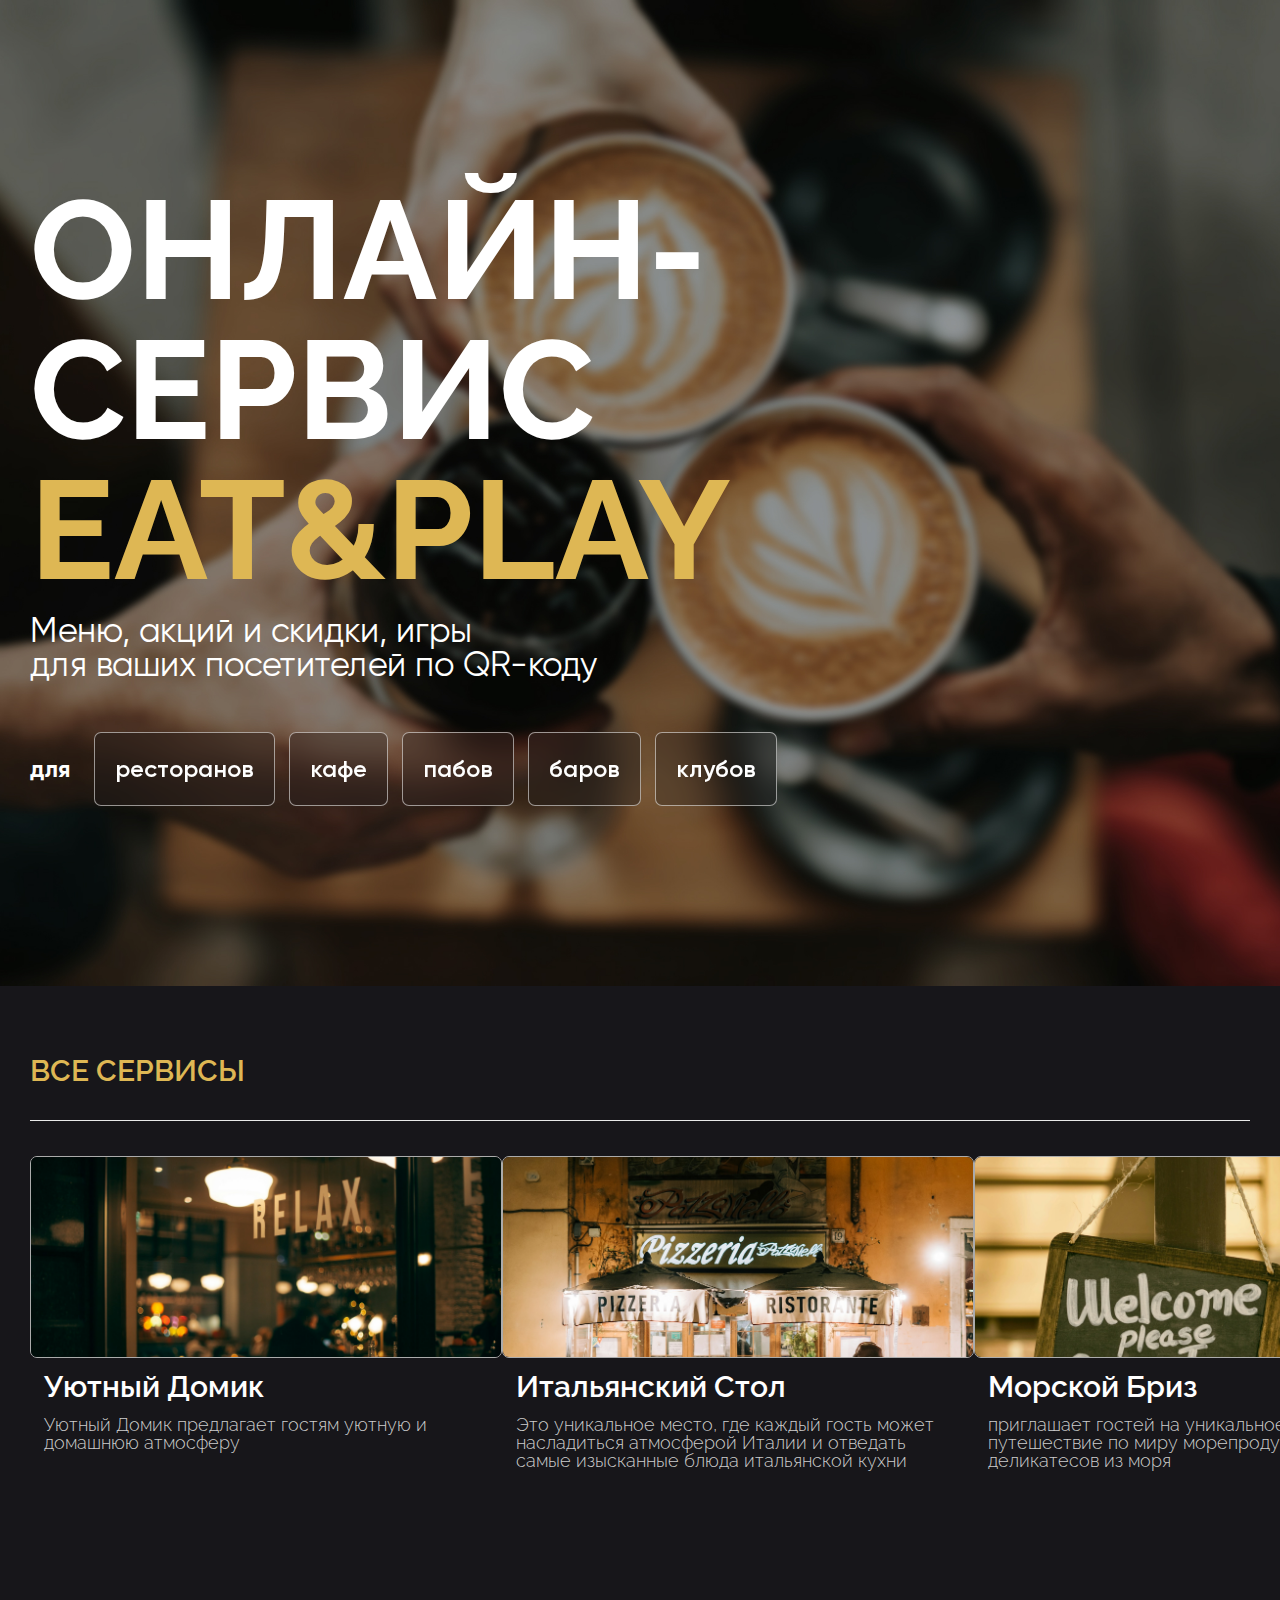
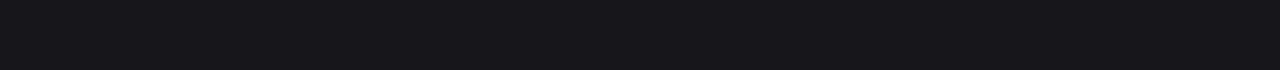
<file: index.html>
<!DOCTYPE html>
<html lang="en">

<head>
    <meta charset="UTF-8">
    <meta name="viewport" content="width=device-width, initial-scale=1.0">
    <title>Document</title>
    <link rel="stylesheet" href="assets/css/reset.css">
    <link rel="stylesheet" href="assets/css/style.css">
    <link rel="stylesheet" href="assets/css/main.css">
    <link rel="preconnect" href="https://fonts.googleapis.com">
    <link rel="preconnect" href="https://fonts.gstatic.com" crossorigin>
    <link href="https://fonts.googleapis.com/css2?family=Raleway:ital,wght@0,100..900;1,100..900&display=swap" rel="stylesheet">
    <link rel="stylesheet" href="assets/css/fonts.css">
    <script src="assets/js/script.js?version=1"></script>
</head>

<body>
    <div class="bg">
        <div class="container">
            <h1 class="title">
                ОНЛАЙН-СЕРВИС
                <span>EAT&PLAY</span>
            </h1>
            <p class="subtitle">
                Меню, акций и скидки, игры <br />
                для ваших посетителей по QR-коду
            </p>
            <div class="content">
                <p class="content_text">для</p>
                <div class="content_btns">
                    <p class="content_frame">ресторанов</p>
                    <p class="content_frame">кафе</p>
                    <p class="content_frame">пабов</p>
                    <p class="content_frame">баров</p>
                    <p class="content_frame">клубов</p>
                </div>
            </div>
        </div>
    </div>

    <div class="all_services">
        <div class="container">
            <div class="all_services_title">ВСЕ СЕРВИСЫ</div>
            <div class="cards">
                <!-- Карточки ресторанов будут добавлены здесь -->
            </div>
        </div>
    </div>
</body>

</html>
</file>
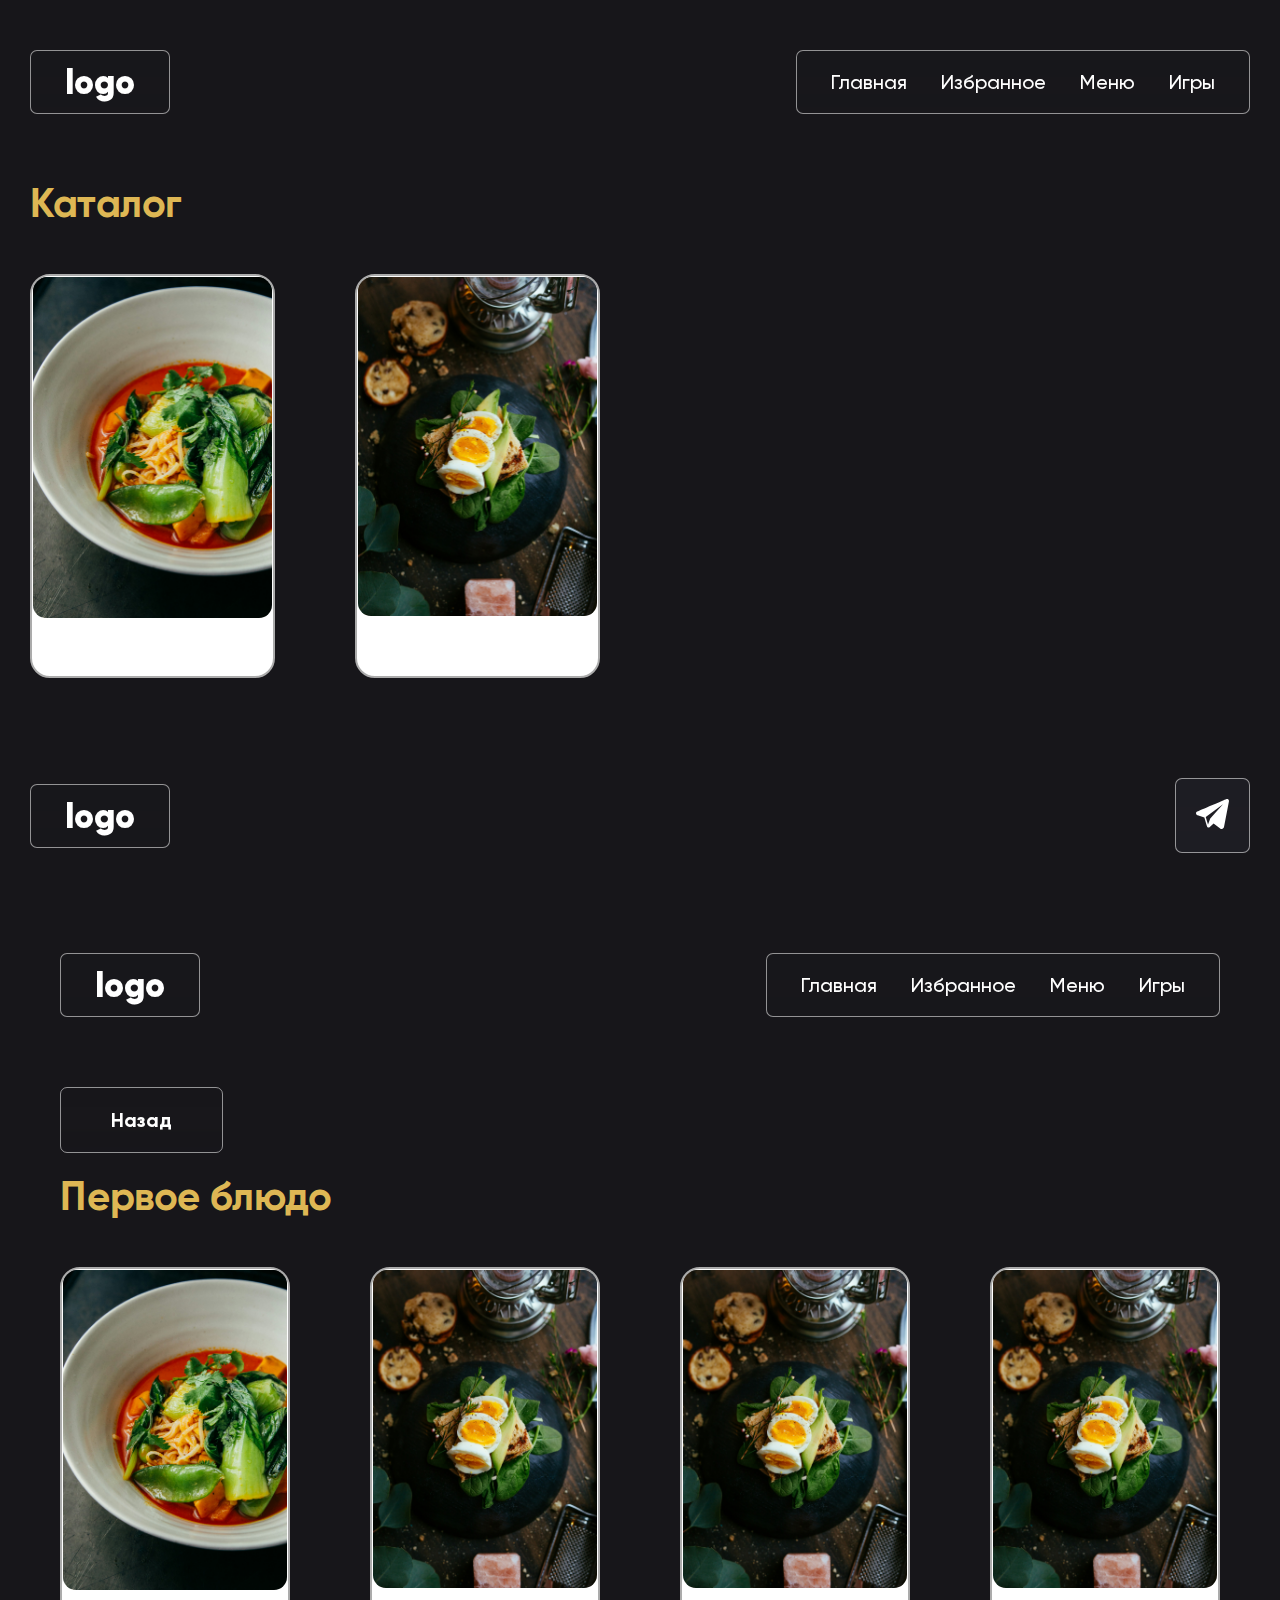
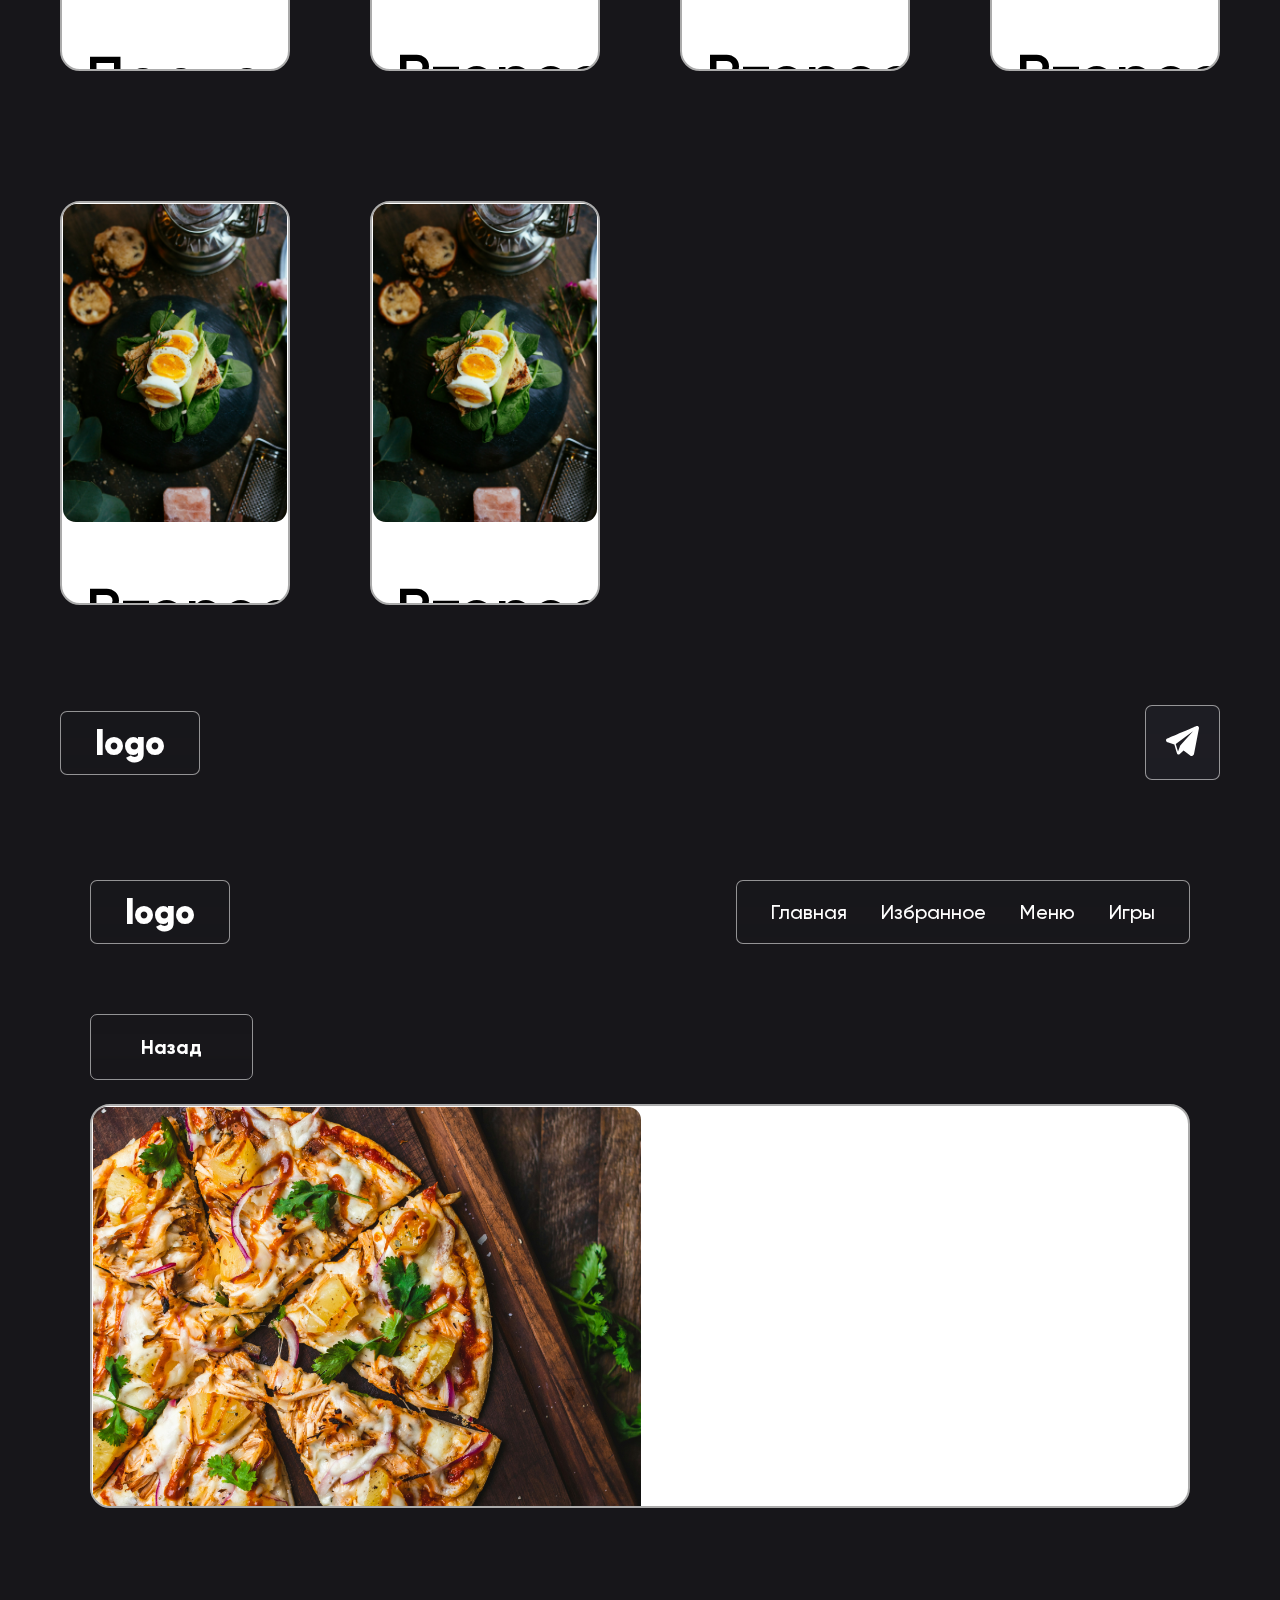
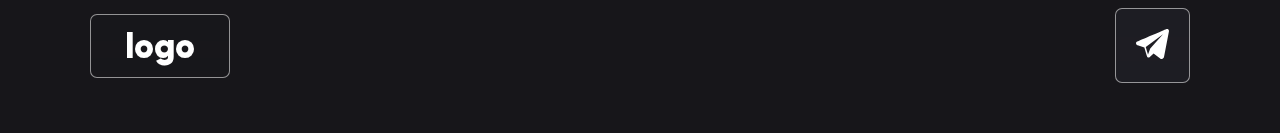
<file: d.html>
<!DOCTYPE html>
<html lang="en">

<head>
    <meta charset="UTF-8">
    <meta name="viewport" content="width=device-width, initial-scale=1.0">
    <link rel="stylesheet" href="assets/css/reset.css">
    <link rel="stylesheet" href="assets/css/main.css">
    <link rel="stylesheet" href="assets/css/Favorites.css">
    <link rel="preconnect" href="https://fonts.googleapis.com">
    <link rel="preconnect" href="https://fonts.gstatic.com" crossorigin>
    <link href="https://fonts.googleapis.com/css2?family=Raleway:ital,wght@0,100..900;1,100..900&display=swap"
        rel="stylesheet">
    <link rel="stylesheet" href="assets/css/fonts.css">
    <title>Document</title>
</head>

<body>

<!DOCTYPE html>
<html lang="en">

<head>
    <meta charset="UTF-8">
    <meta name="viewport" content="width=device-width, initial-scale=1.0">
    <link rel="stylesheet" href="assets/css/reset.css">
    <link rel="stylesheet" href="assets/css/main.css">
    <link rel="stylesheet" href="assets/css/Favorites.css">
    <link rel="preconnect" href="https://fonts.googleapis.com">
    <link rel="preconnect" href="https://fonts.gstatic.com" crossorigin>
    <link href="https://fonts.googleapis.com/css2?family=Raleway:ital,wght@0,100..900;1,100..900&display=swap"
        rel="stylesheet">
    <link rel="stylesheet" href="assets/css/fonts.css">
    <title>Document</title>
</head>

<body>

    <div class="container">
        <div class="header">
            <div class="logo">logo</div>
            <nav class="nav">
                <a href="Home.html" class="nav_link">Главная</a>
                <a href="Favorites.html" class="nav_link">Избранное</a>
                <a href="Menu.html" class="nav_link">Меню</a>
                <a href="#" class="nav_link">Игры</a>
            </nav>
        </div>

        <div class="main">
            <h1 class="title">Каталог</h1>
            <div class="cards">
                <a href="Food.html?dishType=first" class="card">
                    <img src="assets/images/food1.jpg" alt="" class="card_img">
                    <p class="card_title">Первое блюдо</p>
                </a>
                <a href="Food.html?dishType=second" class="card">
                    <img src="assets/images/food2.jpg" alt="" class="card_img">
                    <p class="card_title">Второе блюдо</p>
                </a>
            </div>

        </div>


        <footer class="footer">
            <div class="footer_inner">
                <div class="logo">logo</div>
                <div class="social">
                    <div class="social_icon"><img src="assets/images/tgsvg.svg" alt=""></div>
                </div>
            </div>
        </footer>

        <script src="assets/js/script.js"></script>

</body>



</html>

    <div class="container">
        <div class="header">
            <div class="logo">logo</div>
            <nav class="nav">
                <a href="Home.html" class="nav_link">Главная</a>
                <a href="Favorites.html" class="nav_link">Избранное</a>
                <a href="Menu.html" class="nav_link">Меню</a>
                <a href="#" class="nav_link">Игры</a>
            </nav>
        </div>

        <div class="main">
            <a href="Favorites.html">
                <button href="#" class="btn">Назад</button>
            </a>
            <h1 class="title">Первое блюдо</h1>
            <div class="cards">
                <a href="Card.html" class="card">
                    <img src="assets/images/food1.jpg" alt="" class="card_img">
                    <p class="card_title">Первое блюдо </p>
                </a>
                <a href="Card.html" class="card">
                    <img src="assets/images/food2.jpg" alt="" class="card_img">
                    <p class="card_title">Второе блюдо </p>
                </a>
                <a href="Card.html" class="card">
                    <img src="assets/images/food2.jpg" alt="" class="card_img">
                    <p class="card_title">Второе блюдо </p>
                </a>
                <a href="Card.html" class="card">
                    <img src="assets/images/food2.jpg" alt="" class="card_img">
                    <p class="card_title">Второе блюдо </p>
                </a>
                <a href="Card.html" class="card">
                    <img src="assets/images/food2.jpg" alt="" class="card_img">
                    <p class="card_title">Второе блюдо </p>
                </a>
                <a href="Card.html" class="card">
                    <img src="assets/images/food2.jpg" alt="" class="card_img">
                    <p class="card_title">Второе блюдо </p>
                </a>
            </div>

        </div>


        <footer class="footer">
            <div class="footer_inner">
                <div class="logo">logo</div>
                <div class="social">
                    <div class="social_icon"><img src="assets/images/tgsvg.svg" alt=""></div>
                </div>
            </div>
        </footer>

        <script src="assets/js/script.js"></script>

</body>

</html>

<!DOCTYPE html>
<html lang="en">

<head>
    <meta charset="UTF-8">
    <meta name="viewport" content="width=device-width, initial-scale=1.0">
    <title>Document</title>
    <link rel="stylesheet" href="assets/css/reset.css">
    <link rel="stylesheet" href="assets/css/main.css">
    <link rel="stylesheet" href="assets/css/Card.css">
    <link rel="preconnect" href="https://fonts.googleapis.com">
    <link rel="preconnect" href="https://fonts.gstatic.com" crossorigin>
    <link href="https://fonts.googleapis.com/css2?family=Raleway:ital,wght@0,100..900;1,100..900&display=swap"
        rel="stylesheet">
    <link rel="stylesheet" href="assets/css/fonts.css">
</head>

<body>
    <div class="container">
        <div class="header">
            <div class="logo">logo</div>
            <nav class="nav">
                <a href="Home.html" class="nav_link">Главная</a>
                <a href="Favorites.html" class="nav_link">Избранное</a>
                <a href="Menu.html" class="nav_link">Меню</a>
                <a href="#" class="nav_link">Игры</a>
            </nav>
        </div>

        <div class="main">
            <a href="Favorites.html">
                <button href="#" class="btn">Назад</button>
            </a>
            <div class="card">
                <img class="card_img" src="assets/images/pizza.jpg" alt="">
                <div class="card_left">
                    <p class="card_title">Пицца с чем-то не понятным</p>
                    <p class="card_price">2400тг</p>
                    <p class="card_dec">Эта пицца – настоящий сюрприз для гурманов и любителей экспериментов! Каждый
                        кусочек таит в себе неожиданное сочетание ингредиентов, которые точно вас удивят. Мы собрали на
                        этой пицце самые необычные продукты, чтобы вы могли ощутить что-то новое и уникальное.</p>
                    <div class="btns">
                        <button href="#" class="btn">Время ожидания 15 минут</button>
                        <button href="#" class="btn">Добавить в избранное</button>
                    </div>
                </div>
            </div>

        </div>

        <footer class="footer">
            <div class="footer_inner">
                <div class="logo">logo</div>
                <div class="social">
                    <div class="social_icon"><img src="assets/images/tgsvg.svg" alt=""></div>
                </div>
            </div>
        </footer>
    </div>

    <script src="assets/js/script.js"></script>

</body>

</html>
</file>
<file: assets/css/style.css>
body {
        background-color: #17161A;
        color: #fff;
        font-family: "Raleway", sans-serif;
    }

    .bg {
        max-width: 100%;
        width: 100%;
        background-image: url(../images/bg.jpg);
        background-position: center center;
        background-repeat: no-repeat;
        background-size: cover;
        padding: 180px 0;
        margin-bottom: 70px;

    }

    .container {
        max-width: 1580px;
        padding: 0 30px;
        margin: 0 auto;
    }

    .title {
        font-weight: 700;
        color: #fff;
        font-size: 140px;
        margin-bottom: 14px;
    }

    .title span {
        color: #DEB754;
    }

    .subtitle {
        font-size: 34px;
        font-family: 'GilroyRegular';
        margin-bottom: 50px;
    }

    .content {
        display: flex;
        align-items: center;
    }

    .content_text {
        font-family: 'GilroyBold';
        font-size: 24px;
        margin-right: 24px;
    }

    .content_btns {
        display: flex;
        align-items: center;
        gap: 14px;
    }

    .content_frame {
        font-family: 'GilroySemibold';
        font-size: 24px;
        background: #19192043;
        padding: 24px 20px;
        backdrop-filter: blur(16px);
        border: solid 1px #ffffff89;
        border-radius: 7px;
        transition: all .2s;
    }

    .all_services {
        margin-bottom: 200px;
    }

    .all_services_title {
        font-size: 30px;
        font-weight: 600;
        color: #DEB754;
        margin-bottom: 35px;
        /* Отступ для заголовка */
        position: relative;
        /* Добавляем относительное позиционирование */
        min-height: 1em;
        /* Минимальная высота для заголовка, чтобы псевдоэлемент был видимым */
    }

    .all_services_title::after {
        content: "";
        /* Добавляем контент псевдоэлемента */
        position: absolute;
        /* Абсолютное позиционирование относительно .all_services_title */
        left: 0;
        /* Выравниваем псевдоэлемент слева */
        bottom: -35px;
        /* Помещаем псевдоэлемент внизу */
        width: 100%;
        /* Задаем ширину псевдоэлемента */
        height: 1px;
        /* Задаем высоту псевдоэлемента, это будет толщина линии */
        background-color: #EAEAEA;
        /* Цвет линии, соответствующий цвету текста */
    }

    .cards {
        display: flex;
        justify-content: space-between;
        margin-top: 70px;
    }

    .card_img_block {
        width: 470px;
        height: 200px;
        position: relative;
        overflow: hidden;
        display: flex;
        justify-content: flex-end;
        border-radius: 7px;
        border: 1.5px solid #ABABAB;
        transition: all 0.2s;
        margin-bottom: 14px;
    }

    .card_img {
        max-width: 100%;
        width: 100%;
        height: 150%;
        background-size: cover;
        box-sizing: border-box;
        background-position: center;
        object-fit: cover;
        background-repeat: no-repeat;
    }

    .card_inner_title {
        margin-left: 14px;
        font-size: 30px;
        font-weight: 600;
        color: #fff;
        margin-bottom: 14px;
    }

    .card_inner_dec {
        margin-left: 14px;
        font-weight: 300;
        /* font-family: 'GilroyRegular'; */
        font-size: 18px;
        color: #CDCDCD;
        width: 440px;
    }
</file>
<file: assets/css/main.css>
body {
    background-color: #17161A;
    color: #fff;
    font-family: "Raleway", sans-serif;
}

.container {
    max-width: 1580px;
    padding: 0 30px;
    margin: 0 auto;
}

.header {
    padding-top: 50px;
    margin-bottom: 70px;
    display: flex;
    justify-content: space-between;
}

.logo {
    font-family: 'GilroyBlack';
    font-size: 34px;
    color: #fff;
    background: #19192043;
    padding: 14px 34px;
    backdrop-filter: blur(16px);
    border: solid 1px #ffffff89;
    border-radius: 7px;
    transition: all .2s;
}

.nav {
    font-family: 'GilroyMedium';
    font-size: 20px;
    display: flex;
    align-items: center;
    gap: 34px;
    background: #19192043;
    padding: 20px 34px;
    backdrop-filter: blur(16px);
    border: solid 1px #ffffff89;
    border-radius: 7px;
}

.nav_link:hover {
    transition: all 0.3s;
    color: #DEB754;
}

.footer {
    background-color: #17161A;
    padding: 50px 0;
}

.footer_inner {
    display: flex;
    justify-content: space-between;
    align-items: center;
}

.social_icon {
    background: #33333e43;
    padding: 20px;
    backdrop-filter: blur(20px);
    border: solid 1px #ffffff89;
    border-radius: 7px;
    transition: all .2s;
}
</file>
<file: assets/css/fonts.css>
@font-face {
    font-family: 'GilroyRegular';
    src: url('../fonts/gilroy-regular.ttf') format('truetype');
}

@font-face {
    font-family: 'GilroyMedium';
    src: url('../fonts/gilroy-medium.ttf') format('truetype');
}

@font-face {
    font-family: 'GilroySemibold';
    src: url('../fonts/gilroy-semibold.ttf') format('truetype');
}

@font-face {
    font-family: 'GilroyBold';
    src: url('../fonts/gilroy-bold.ttf') format('truetype');
}

@font-face {
    font-family: 'GilroyBlack';
    src: url('../fonts/gilroy-black.ttf') format('truetype');
}
</file>
<file: assets/css/Favorites.css>
/* body {
    background-color: #17161A;
    color: #fff;
    font-family: "Raleway", sans-serif;
}

.container {
    max-width: 1580px;
    padding: 0 30px;
    margin: 0 auto;
} */

/* .header {
    padding-top: 50px;
    margin-bottom: 70px;
    display: flex;
    justify-content: space-between;
}

.logo {
    font-family: 'GilroyBlack';
    font-size: 34px;
    color: #fff;
    background: #19192043;
    padding: 14px 34px;
    backdrop-filter: blur(16px);
    border: solid 1px #ffffff89;
    border-radius: 7px;
    transition: all .2s;
} */

.title {
    font-family: 'GilroyBold';
    font-size: 40px;
    color: #DEB754;
    margin-bottom: 50px;
}

.nav {
    font-family: 'GilroyMedium';
    font-size: 20px;
    display: flex;
    align-items: center;
    gap: 34px;
    background: #19192043;
    padding: 20px 34px;
    backdrop-filter: blur(16px);
    border: solid 1px #ffffff89;
    border-radius: 7px;
    transition: all .2s;
}

.cards {
    display: grid;
    grid-template-columns: repeat(4, 1fr); /* 4 колонки равной ширины */
    gap: 80px; /* Расстояние между карточками */
    justify-items: stretch; /* Карточки будут растягиваться, чтобы заполнить доступное пространство */
}

.card {
    display: flex;
    background: #fff;
    flex-direction: column;
    height: 400px;
    border-radius: 20px;
    border: 2px solid #ABABAB;
    transition: all 0.2s;
    overflow: hidden;
}

.card_img {
    width: 100%;
    height: 300px;
    background-size: cover;
    box-sizing: border-box;
    background-position: center;
    object-fit: cover;
    background-repeat: no-repeat;
}

.card_title {
    font-size: 24px;
    font-family: 'GilroySemibold';
    color: #000;
    padding: 24px;
}

.btn {
    font-size: 20px;
    font-family: 'GilroyBold';
    background: transparent;
    color: #fff;
    padding: 20px 50px;
    border: 1px solid #CFCFCF;
    backdrop-filter: blur(20px);
    border: solid 1.5px #ffffff89;
    border-radius: 7px;
    transition: all .2s;
    margin-bottom: 24px;
}





/* .footer {
    background-color: #17161A;
    padding: 50px 0;
}

.footer_inner {
    display: flex;
    justify-content: space-between;
    align-items: center;
}

.social_icon {
    background: #33333e43;
    padding: 20px;
    backdrop-filter: blur(20px);
    border: solid 1px #ffffff89;
    border-radius: 7px;
    transition: all .2s;
} */
</file>
<file: assets/css/Card.css>
/* body {
    background-color: #17161A;
    color: #fff;
    font-family: "Raleway", sans-serif;
}

.container {
    max-width: 1580px;
    padding: 0 30px;
    margin: 0 auto;
}

.header {
    padding-top: 50px;
    margin-bottom: 100px;
    display: flex;
    justify-content: space-between;
}

.logo {
    font-family: 'GilroyBlack';
    font-size: 34px;
    color: #fff;
    background: #19192043;
    padding: 14px 34px;
    backdrop-filter: blur(16px);
    border: solid 1px #ffffff89;
    border-radius: 7px;
    transition: all .2s;
}

.nav {
    font-family: 'GilroyMedium';
    font-size: 20px;
    display: flex;
    align-items: center;
    gap: 34px;
    background: #19192043;
    padding: 20px 34px;
    backdrop-filter: blur(16px);
    border: solid 1px #ffffff89;
    border-radius: 7px;
    transition: all .2s;
} */

.btn {
    font-size: 20px;
    font-family: 'GilroyBold';
    background: transparent;
    color: #fff;
    padding: 20px 50px;
    border: 1px solid #CFCFCF;
    backdrop-filter: blur(20px);
    border: solid 1.5px #ffffff89;
    border-radius: 7px;
    transition: all .2s;
    margin-bottom: 24px;
}

.card {
    display: flex;
    /* align-items: center; */
}

.card_img {
    max-width: 550px;
    width: 100%;
    height: 500px;
    border: 1.5px solid #ffffff89;
    border-radius: 14px;
    background-size: cover;
    box-sizing: border-box;
    background-position: center;
    object-fit: cover;
    background-repeat: no-repeat;
}


/* .footer {
    background-color: #17161A;
    padding: 50px 0;
}

.footer_inner {
    display: flex;
    justify-content: space-between;
    align-items: center;
} */

.card {
    margin-bottom: 50px;
    gap: 34px;

}

.card_title {
    font-size: 60px;
    font-weight: 700;
    margin-bottom: 24px;
}

.card_price {
    font-weight: 600;
    font-size: 30px;
    color: #DEB754;
    margin-bottom: 24px;
}

.card_dec {
    font-family: 'GilroyRegular';
    font-size: 24px;
    width: 900px;
    color: #EAEAEA;
    margin-bottom: 50px;
}

.btns {
    display: flex;
    gap: 24px;
}
</file>
